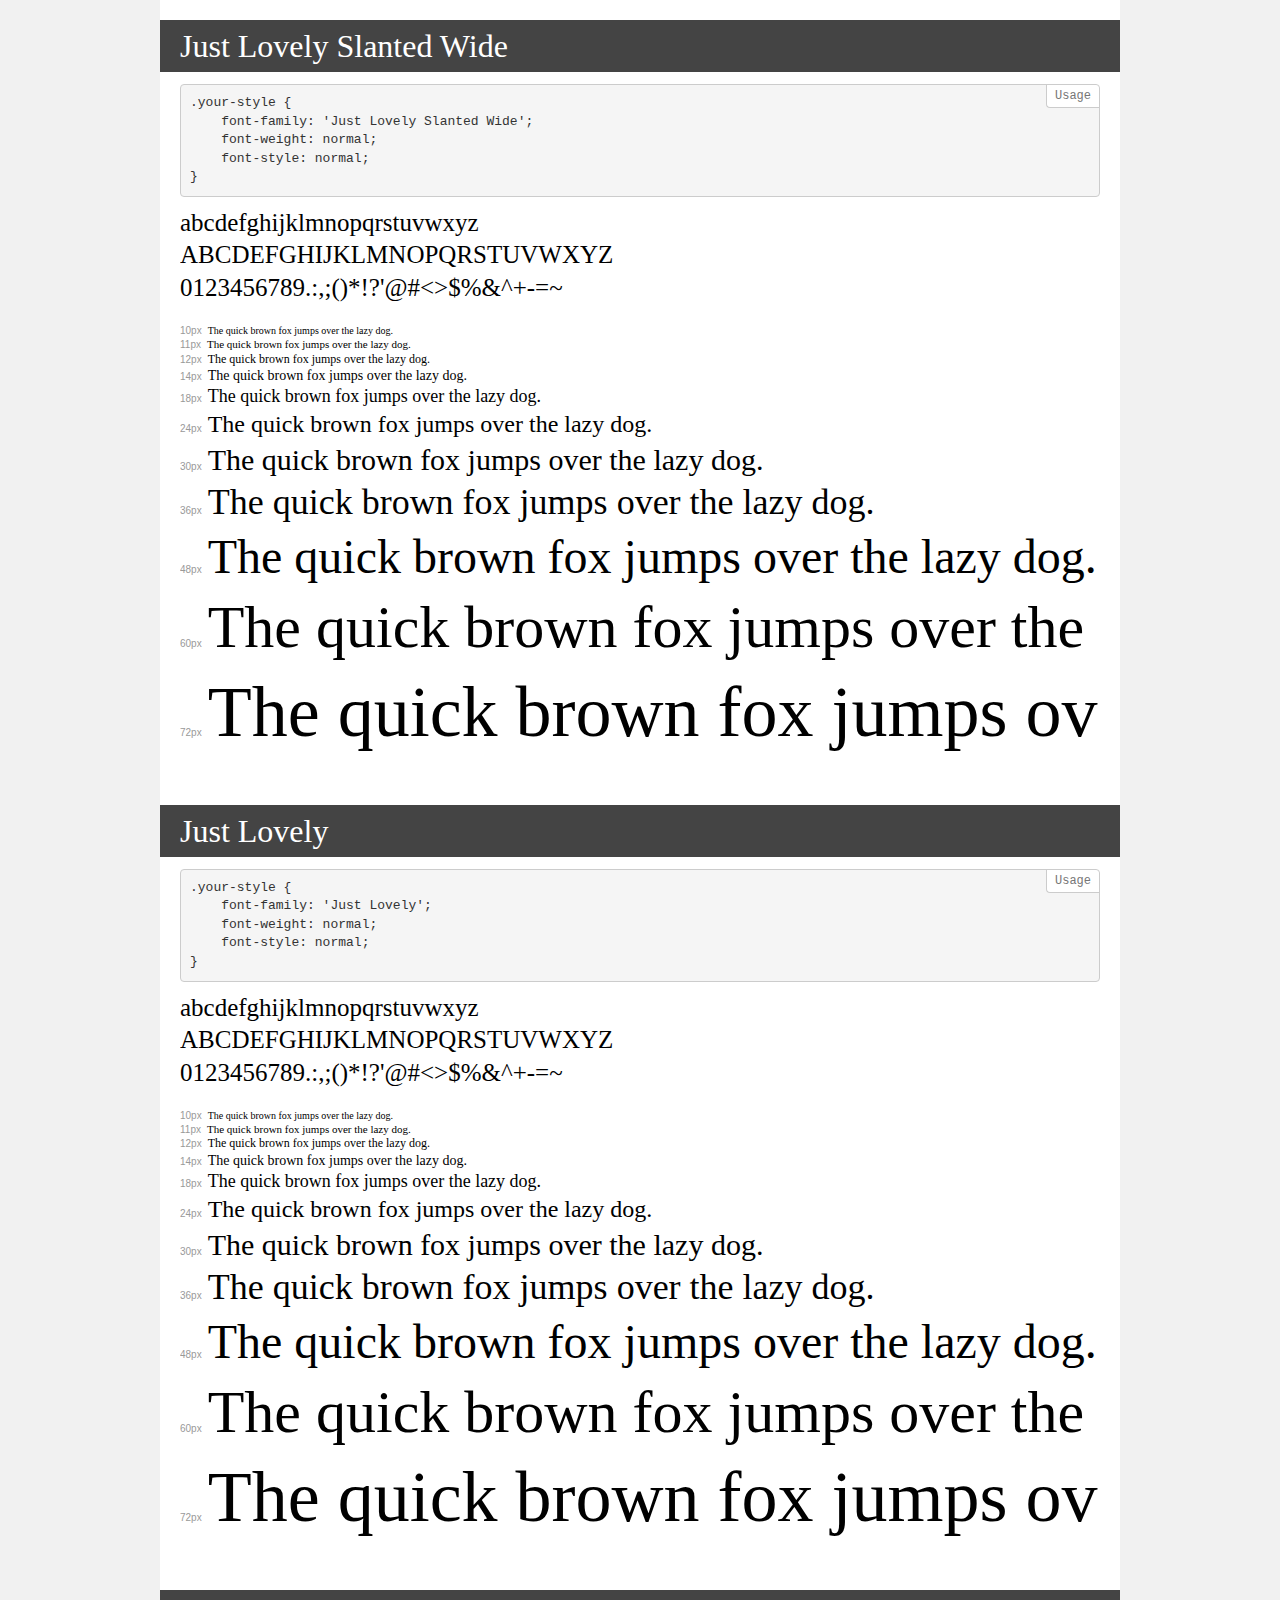
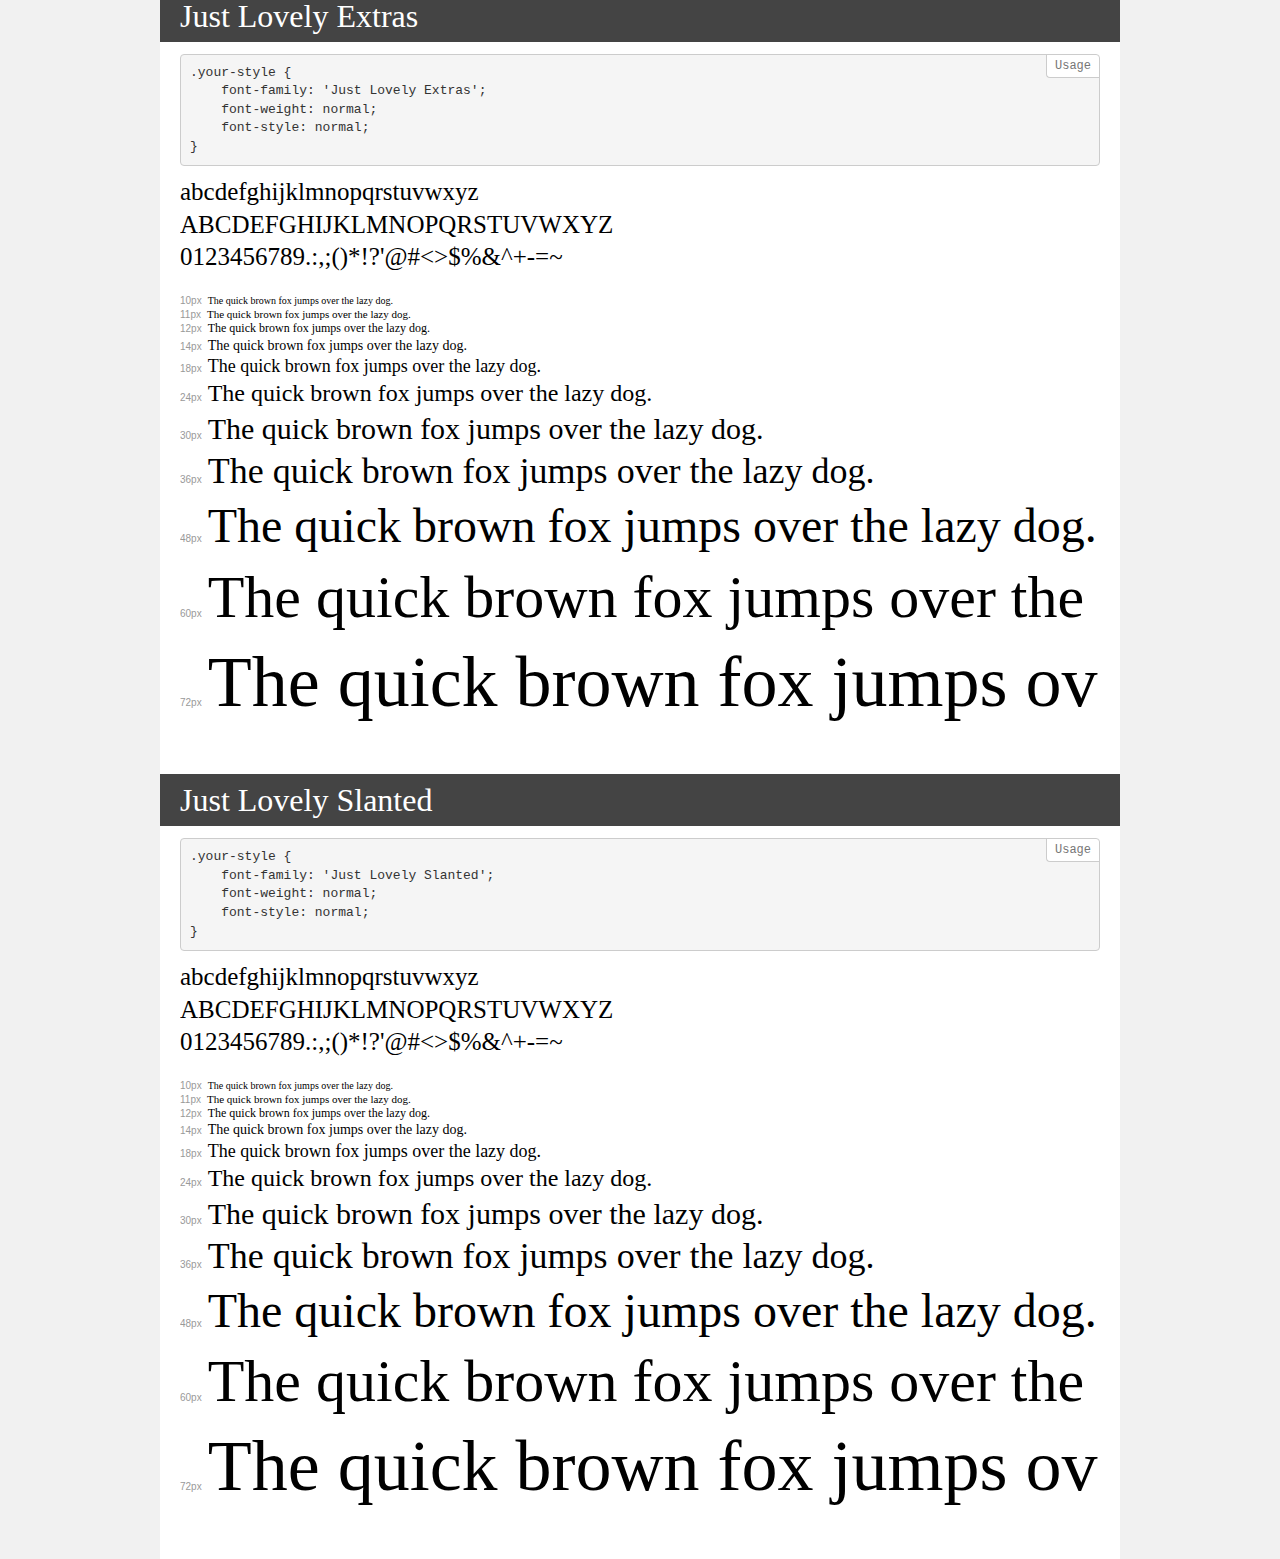
<file: fonts/demo copy.html>
<!DOCTYPE html>
<html>
<head>
    <meta charset="utf-8">
    <meta http-equiv="X-UA-Compatible" content="IE=edge">
    <meta name="viewport" content="width=device-width, initial-scale=1">
    <meta name="robots" content="noindex, noarchive">
    <title>Transfonter demo</title>
    <link href="stylesheet.css" rel="stylesheet">
    <style>
        /*
        http://meyerweb.com/eric/tools/css/reset/
        v2.0 | 20110126
        License: none (public domain)
        */
        html, body, div, span, applet, object, iframe,
        h1, h2, h3, h4, h5, h6, p, blockquote, pre,
        a, abbr, acronym, address, big, cite, code,
        del, dfn, em, img, ins, kbd, q, s, samp,
        small, strike, strong, sub, sup, tt, var,
        b, u, i, center,
        dl, dt, dd, ol, ul, li,
        fieldset, form, label, legend,
        table, caption, tbody, tfoot, thead, tr, th, td,
        article, aside, canvas, details, embed,
        figure, figcaption, footer, header, hgroup,
        menu, nav, output, ruby, section, summary,
        time, mark, audio, video {
            margin: 0;
            padding: 0;
            border: 0;
            font-size: 100%;
            font: inherit;
            vertical-align: baseline;
        }
        /* HTML5 display-role reset for older browsers */
        article, aside, details, figcaption, figure,
        footer, header, hgroup, menu, nav, section {
            display: block;
        }
        body {
            line-height: 1;
        }
        ol, ul {
            list-style: none;
        }
        blockquote, q {
            quotes: none;
        }
        blockquote:before, blockquote:after,
        q:before, q:after {
            content: '';
            content: none;
        }
        table {
            border-collapse: collapse;
            border-spacing: 0;
        }
        /* common styles */
        body {
            background: #f1f1f1;
            color: #000;
        }
        .page {
            background: #fff;
            width: 920px;
            margin: 0 auto;
            padding: 20px 20px 0 20px;
            overflow: hidden;
        }
        .font-container {
            overflow-x: auto;
            overflow-y: hidden;
            margin-bottom: 40px;
            line-height: 1.3;
            white-space: nowrap;
            padding-bottom: 5px;
        }
        h1 {
            position: relative;
            background: #444;
            font-size: 32px;
            color: #fff;
            padding: 10px 20px;
            margin: 0 -20px 12px -20px;
        }
        .letters {
            font-size: 25px;
            margin-bottom: 20px;
        }
        .s10:before {
            content: '10px';
        }
        .s11:before {
            content: '11px';
        }
        .s12:before {
            content: '12px';
        }
        .s14:before {
            content: '14px';
        }
        .s18:before {
            content: '18px';
        }
        .s24:before {
            content: '24px';
        }
        .s30:before {
            content: '30px';
        }
        .s36:before {
            content: '36px';
        }
        .s48:before {
            content: '48px';
        }
        .s60:before {
            content: '60px';
        }
        .s72:before {
            content: '72px';
        }
        .s10:before, .s11:before, .s12:before, .s14:before,
        .s18:before, .s24:before, .s30:before, .s36:before,
        .s48:before, .s60:before, .s72:before {
            font-family: Arial, sans-serif;
            font-size: 10px;
            font-weight: normal;
            font-style: normal;
            color: #999;
            padding-right: 6px;
        }
        pre {
            display: block;
            position: relative;
            padding: 9px;
            margin: 0 0 10px;
            font-family: Monaco, Menlo, Consolas, "Courier New", monospace !important;
            font-size: 13px;
            line-height: 1.428571429;
            color: #333;
            font-weight: normal !important;
            font-style: normal !important;
            background-color: #f5f5f5;
            border: 1px solid #ccc;
            overflow-x: auto;
            border-radius: 4px;
        }
        pre:after {
            display: block;
            position: absolute;
            right: 0;
            top: 0;
            content: 'Usage';
            line-height: 1;
            padding: 5px 8px;
            font-size: 12px;
            color: #767676;
            background-color: #fff;
            border: 1px solid #ccc;
            border-right: none;
            border-top: none;
            border-radius: 0 4px 0 4px;
            z-index: 10;
        }
        /* responsive */
        @media (max-width: 959px) {
            .page {
                width: auto;
                margin: 0;
            }
        }
    </style>
</head>
<body>
<div class="page">
    <div class="demo" style="font-family: 'Just Lovely Slanted Wide'; font-weight: normal; font-style: normal;">
        <h1>Just Lovely Slanted Wide</h1>
        <pre>.your-style {
    font-family: 'Just Lovely Slanted Wide';
    font-weight: normal;
    font-style: normal;
}</pre>
        <div class="font-container">
            <p class="letters">
                abcdefghijklmnopqrstuvwxyz<br>
ABCDEFGHIJKLMNOPQRSTUVWXYZ<br>
                0123456789.:,;()*!?'@#<>$%&^+-=~
            </p>
            <p class="s10" style="font-size: 10px;">The quick brown fox jumps over the lazy dog.</p>
            <p class="s11" style="font-size: 11px;">The quick brown fox jumps over the lazy dog.</p>
            <p class="s12" style="font-size: 12px;">The quick brown fox jumps over the lazy dog.</p>
            <p class="s14" style="font-size: 14px;">The quick brown fox jumps over the lazy dog.</p>
            <p class="s18" style="font-size: 18px;">The quick brown fox jumps over the lazy dog.</p>
            <p class="s24" style="font-size: 24px;">The quick brown fox jumps over the lazy dog.</p>
            <p class="s30" style="font-size: 30px;">The quick brown fox jumps over the lazy dog.</p>
            <p class="s36" style="font-size: 36px;">The quick brown fox jumps over the lazy dog.</p>
            <p class="s48" style="font-size: 48px;">The quick brown fox jumps over the lazy dog.</p>
            <p class="s60" style="font-size: 60px;">The quick brown fox jumps over the lazy dog.</p>
            <p class="s72" style="font-size: 72px;">The quick brown fox jumps over the lazy dog.</p>
        </div>
    </div>
    <div class="demo" style="font-family: 'Just Lovely'; font-weight: normal; font-style: normal;">
        <h1>Just Lovely</h1>
        <pre>.your-style {
    font-family: 'Just Lovely';
    font-weight: normal;
    font-style: normal;
}</pre>
        <div class="font-container">
            <p class="letters">
                abcdefghijklmnopqrstuvwxyz<br>
ABCDEFGHIJKLMNOPQRSTUVWXYZ<br>
                0123456789.:,;()*!?'@#<>$%&^+-=~
            </p>
            <p class="s10" style="font-size: 10px;">The quick brown fox jumps over the lazy dog.</p>
            <p class="s11" style="font-size: 11px;">The quick brown fox jumps over the lazy dog.</p>
            <p class="s12" style="font-size: 12px;">The quick brown fox jumps over the lazy dog.</p>
            <p class="s14" style="font-size: 14px;">The quick brown fox jumps over the lazy dog.</p>
            <p class="s18" style="font-size: 18px;">The quick brown fox jumps over the lazy dog.</p>
            <p class="s24" style="font-size: 24px;">The quick brown fox jumps over the lazy dog.</p>
            <p class="s30" style="font-size: 30px;">The quick brown fox jumps over the lazy dog.</p>
            <p class="s36" style="font-size: 36px;">The quick brown fox jumps over the lazy dog.</p>
            <p class="s48" style="font-size: 48px;">The quick brown fox jumps over the lazy dog.</p>
            <p class="s60" style="font-size: 60px;">The quick brown fox jumps over the lazy dog.</p>
            <p class="s72" style="font-size: 72px;">The quick brown fox jumps over the lazy dog.</p>
        </div>
    </div>
    <div class="demo" style="font-family: 'Just Lovely Extras'; font-weight: normal; font-style: normal;">
        <h1>Just Lovely Extras</h1>
        <pre>.your-style {
    font-family: 'Just Lovely Extras';
    font-weight: normal;
    font-style: normal;
}</pre>
        <div class="font-container">
            <p class="letters">
                abcdefghijklmnopqrstuvwxyz<br>
ABCDEFGHIJKLMNOPQRSTUVWXYZ<br>
                0123456789.:,;()*!?'@#<>$%&^+-=~
            </p>
            <p class="s10" style="font-size: 10px;">The quick brown fox jumps over the lazy dog.</p>
            <p class="s11" style="font-size: 11px;">The quick brown fox jumps over the lazy dog.</p>
            <p class="s12" style="font-size: 12px;">The quick brown fox jumps over the lazy dog.</p>
            <p class="s14" style="font-size: 14px;">The quick brown fox jumps over the lazy dog.</p>
            <p class="s18" style="font-size: 18px;">The quick brown fox jumps over the lazy dog.</p>
            <p class="s24" style="font-size: 24px;">The quick brown fox jumps over the lazy dog.</p>
            <p class="s30" style="font-size: 30px;">The quick brown fox jumps over the lazy dog.</p>
            <p class="s36" style="font-size: 36px;">The quick brown fox jumps over the lazy dog.</p>
            <p class="s48" style="font-size: 48px;">The quick brown fox jumps over the lazy dog.</p>
            <p class="s60" style="font-size: 60px;">The quick brown fox jumps over the lazy dog.</p>
            <p class="s72" style="font-size: 72px;">The quick brown fox jumps over the lazy dog.</p>
        </div>
    </div>
    <div class="demo" style="font-family: 'Just Lovely Slanted'; font-weight: normal; font-style: normal;">
        <h1>Just Lovely Slanted</h1>
        <pre>.your-style {
    font-family: 'Just Lovely Slanted';
    font-weight: normal;
    font-style: normal;
}</pre>
        <div class="font-container">
            <p class="letters">
                abcdefghijklmnopqrstuvwxyz<br>
ABCDEFGHIJKLMNOPQRSTUVWXYZ<br>
                0123456789.:,;()*!?'@#<>$%&^+-=~
            </p>
            <p class="s10" style="font-size: 10px;">The quick brown fox jumps over the lazy dog.</p>
            <p class="s11" style="font-size: 11px;">The quick brown fox jumps over the lazy dog.</p>
            <p class="s12" style="font-size: 12px;">The quick brown fox jumps over the lazy dog.</p>
            <p class="s14" style="font-size: 14px;">The quick brown fox jumps over the lazy dog.</p>
            <p class="s18" style="font-size: 18px;">The quick brown fox jumps over the lazy dog.</p>
            <p class="s24" style="font-size: 24px;">The quick brown fox jumps over the lazy dog.</p>
            <p class="s30" style="font-size: 30px;">The quick brown fox jumps over the lazy dog.</p>
            <p class="s36" style="font-size: 36px;">The quick brown fox jumps over the lazy dog.</p>
            <p class="s48" style="font-size: 48px;">The quick brown fox jumps over the lazy dog.</p>
            <p class="s60" style="font-size: 60px;">The quick brown fox jumps over the lazy dog.</p>
            <p class="s72" style="font-size: 72px;">The quick brown fox jumps over the lazy dog.</p>
        </div>
    </div>
</div>
</body>
</html>
</file>
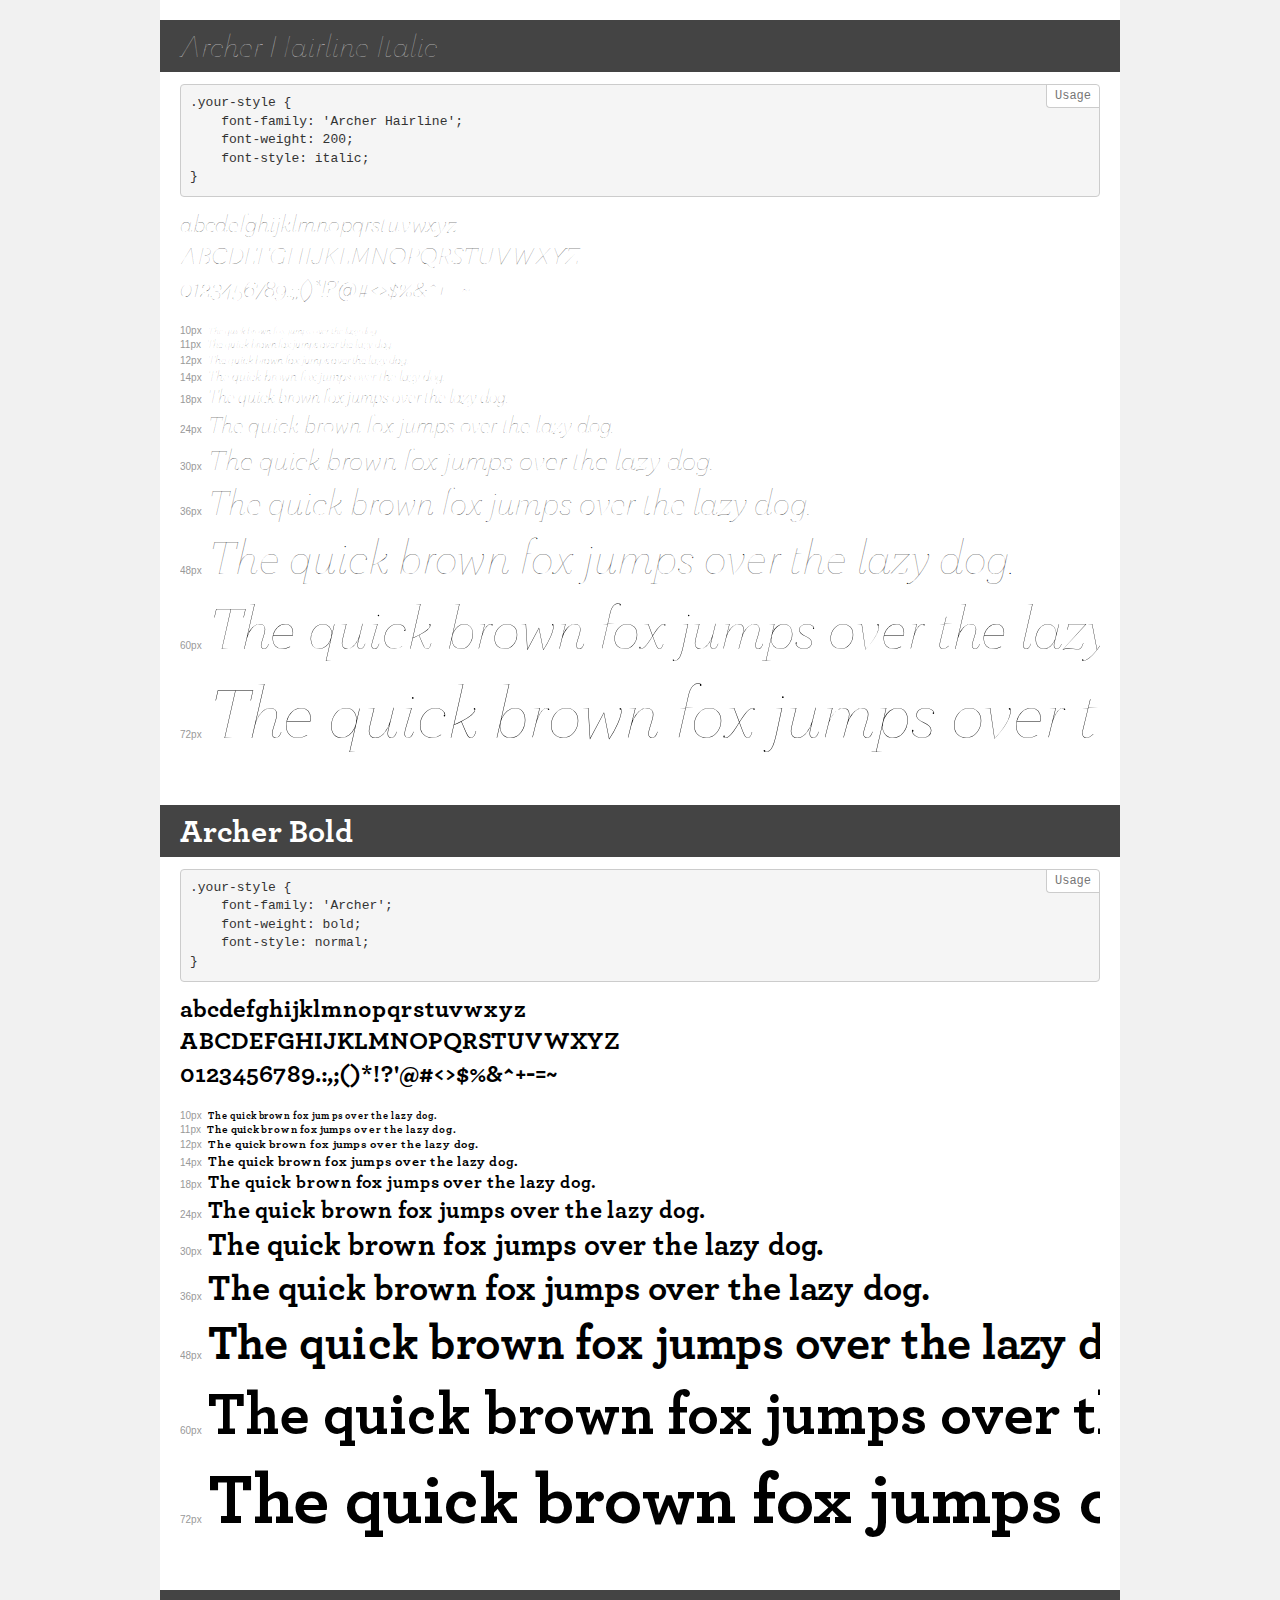
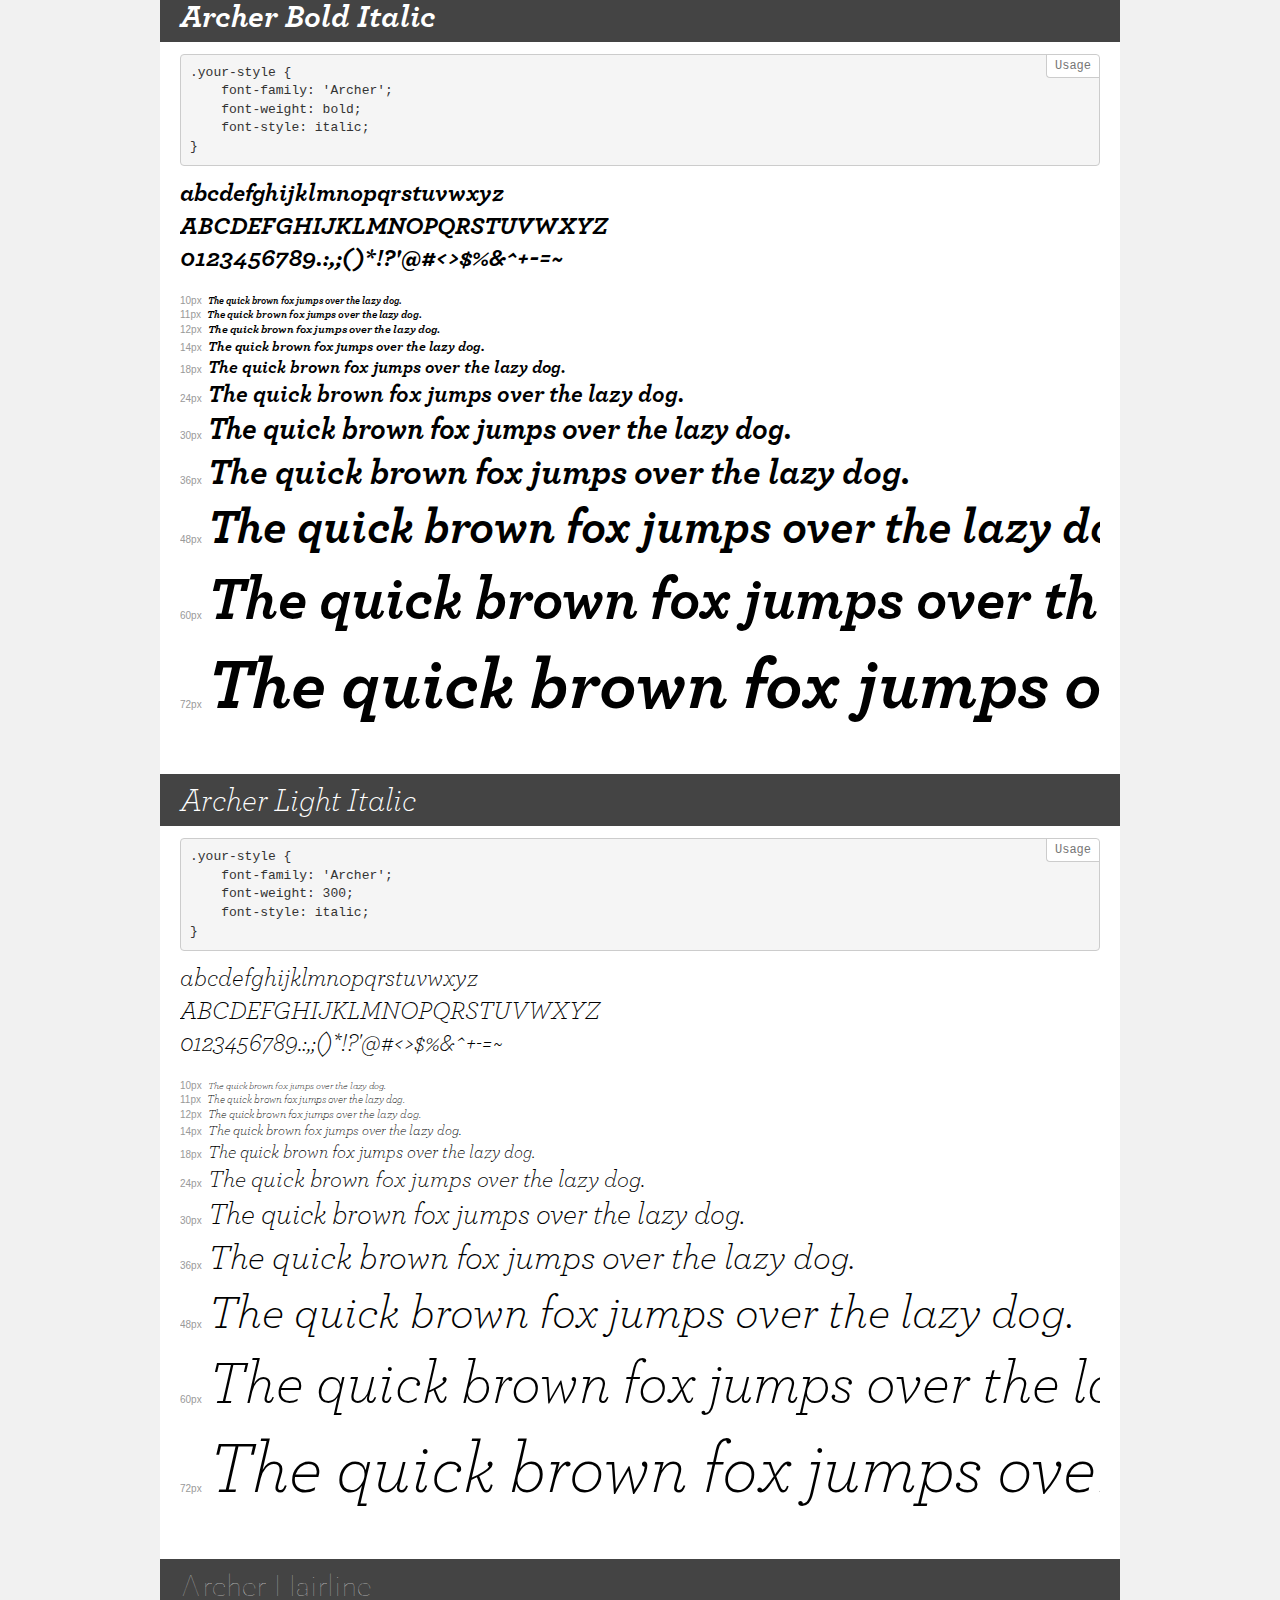
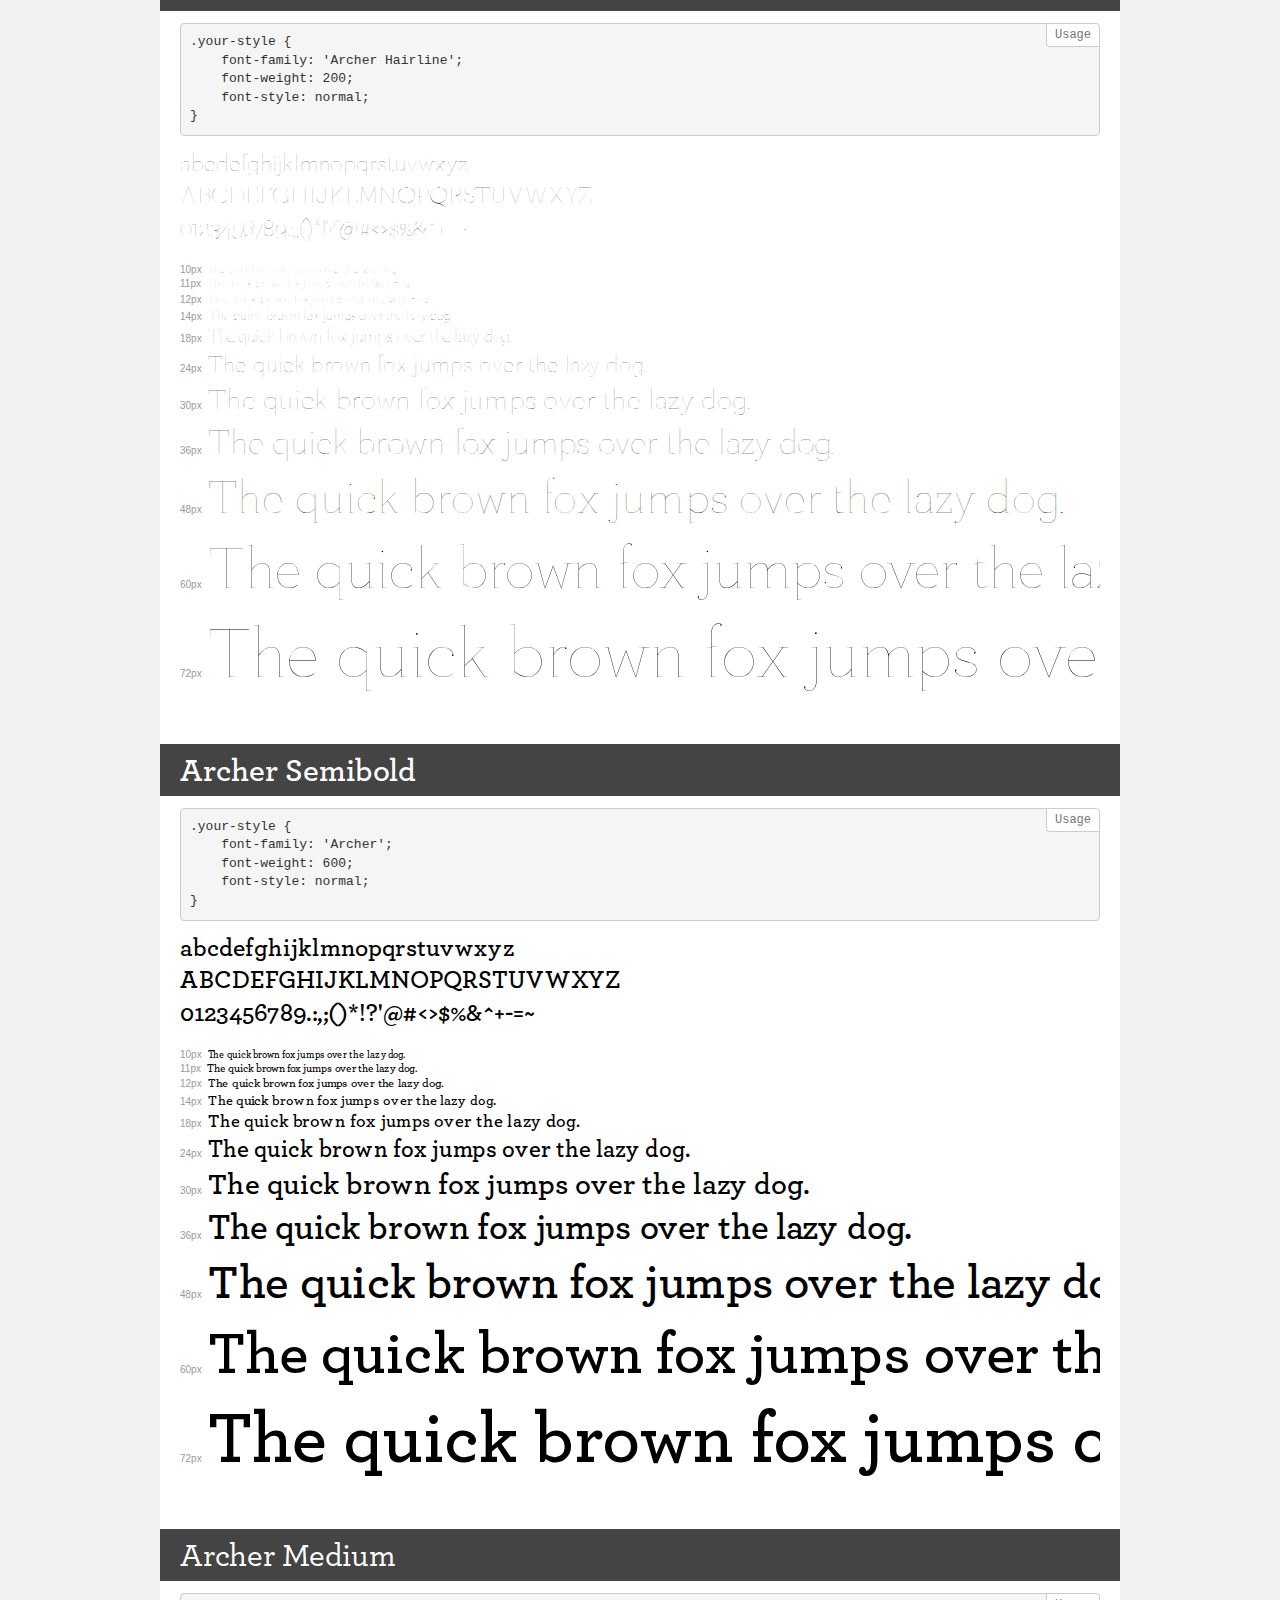
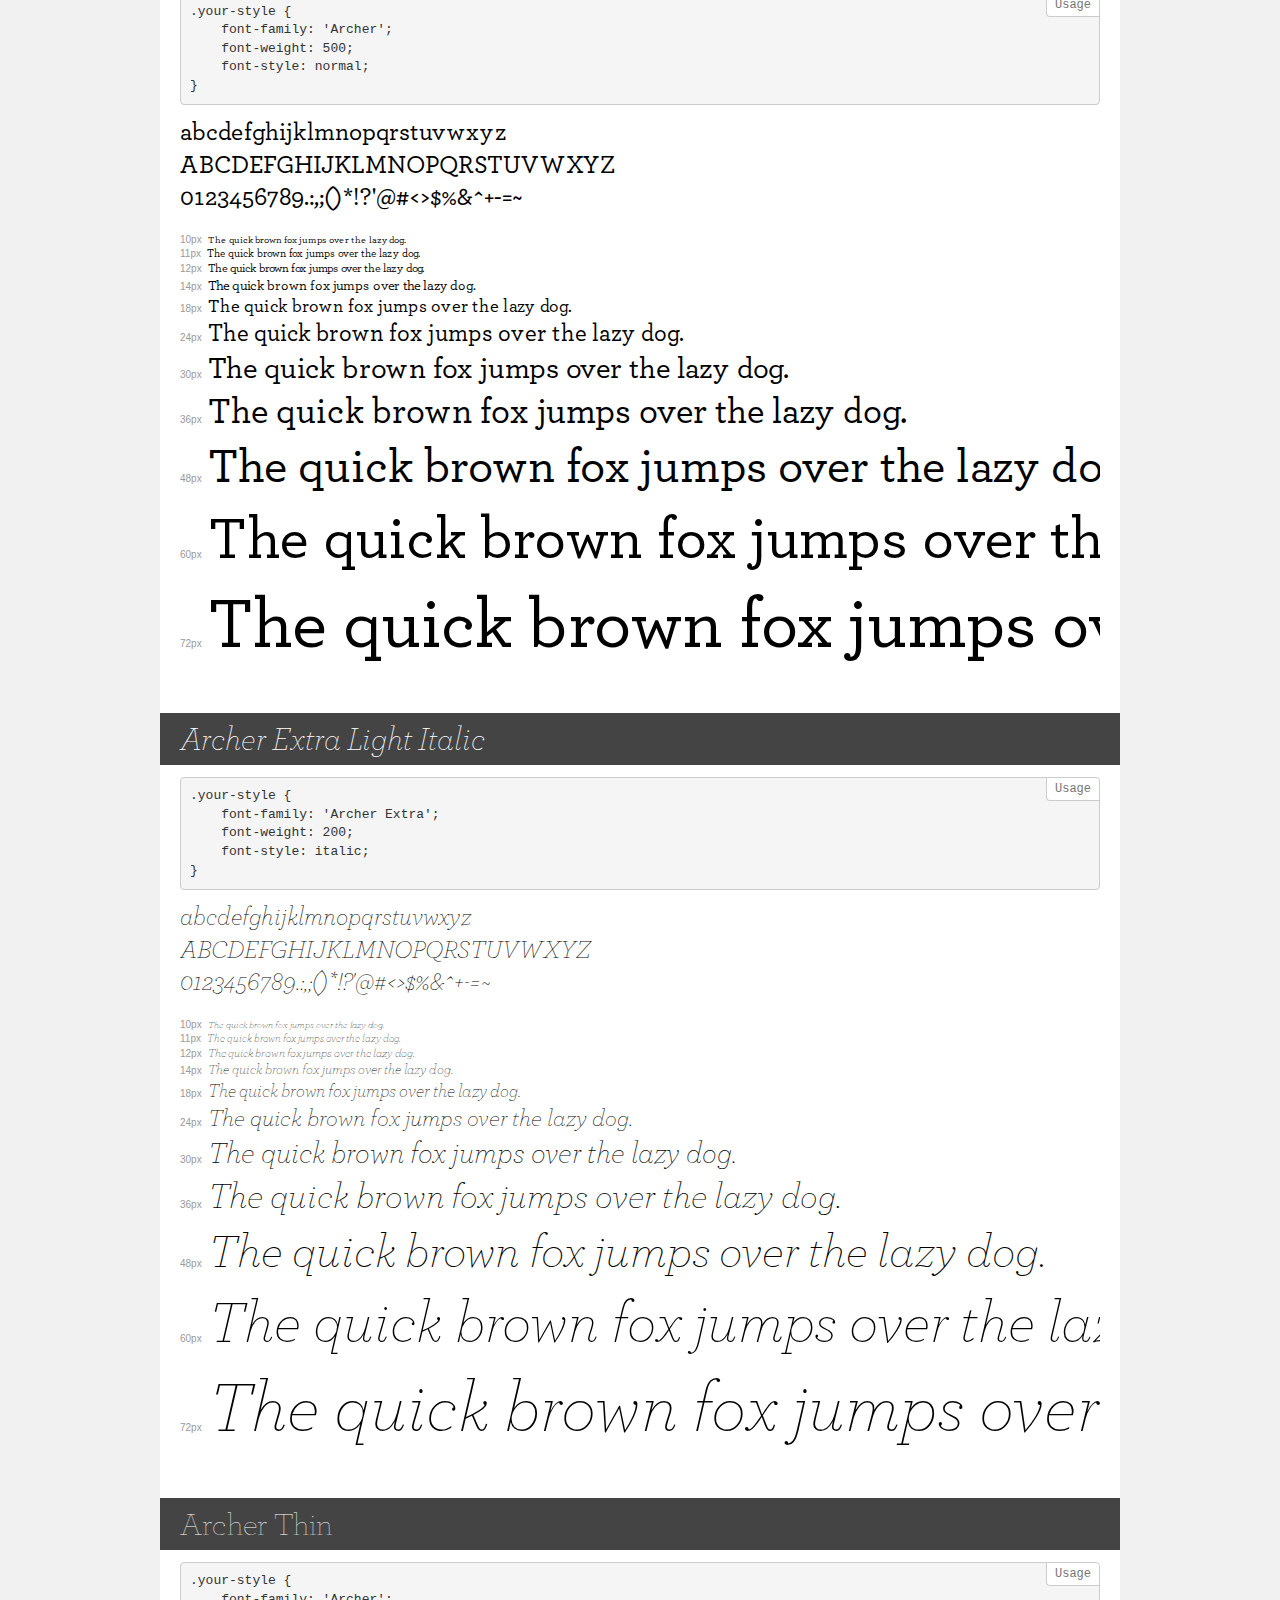
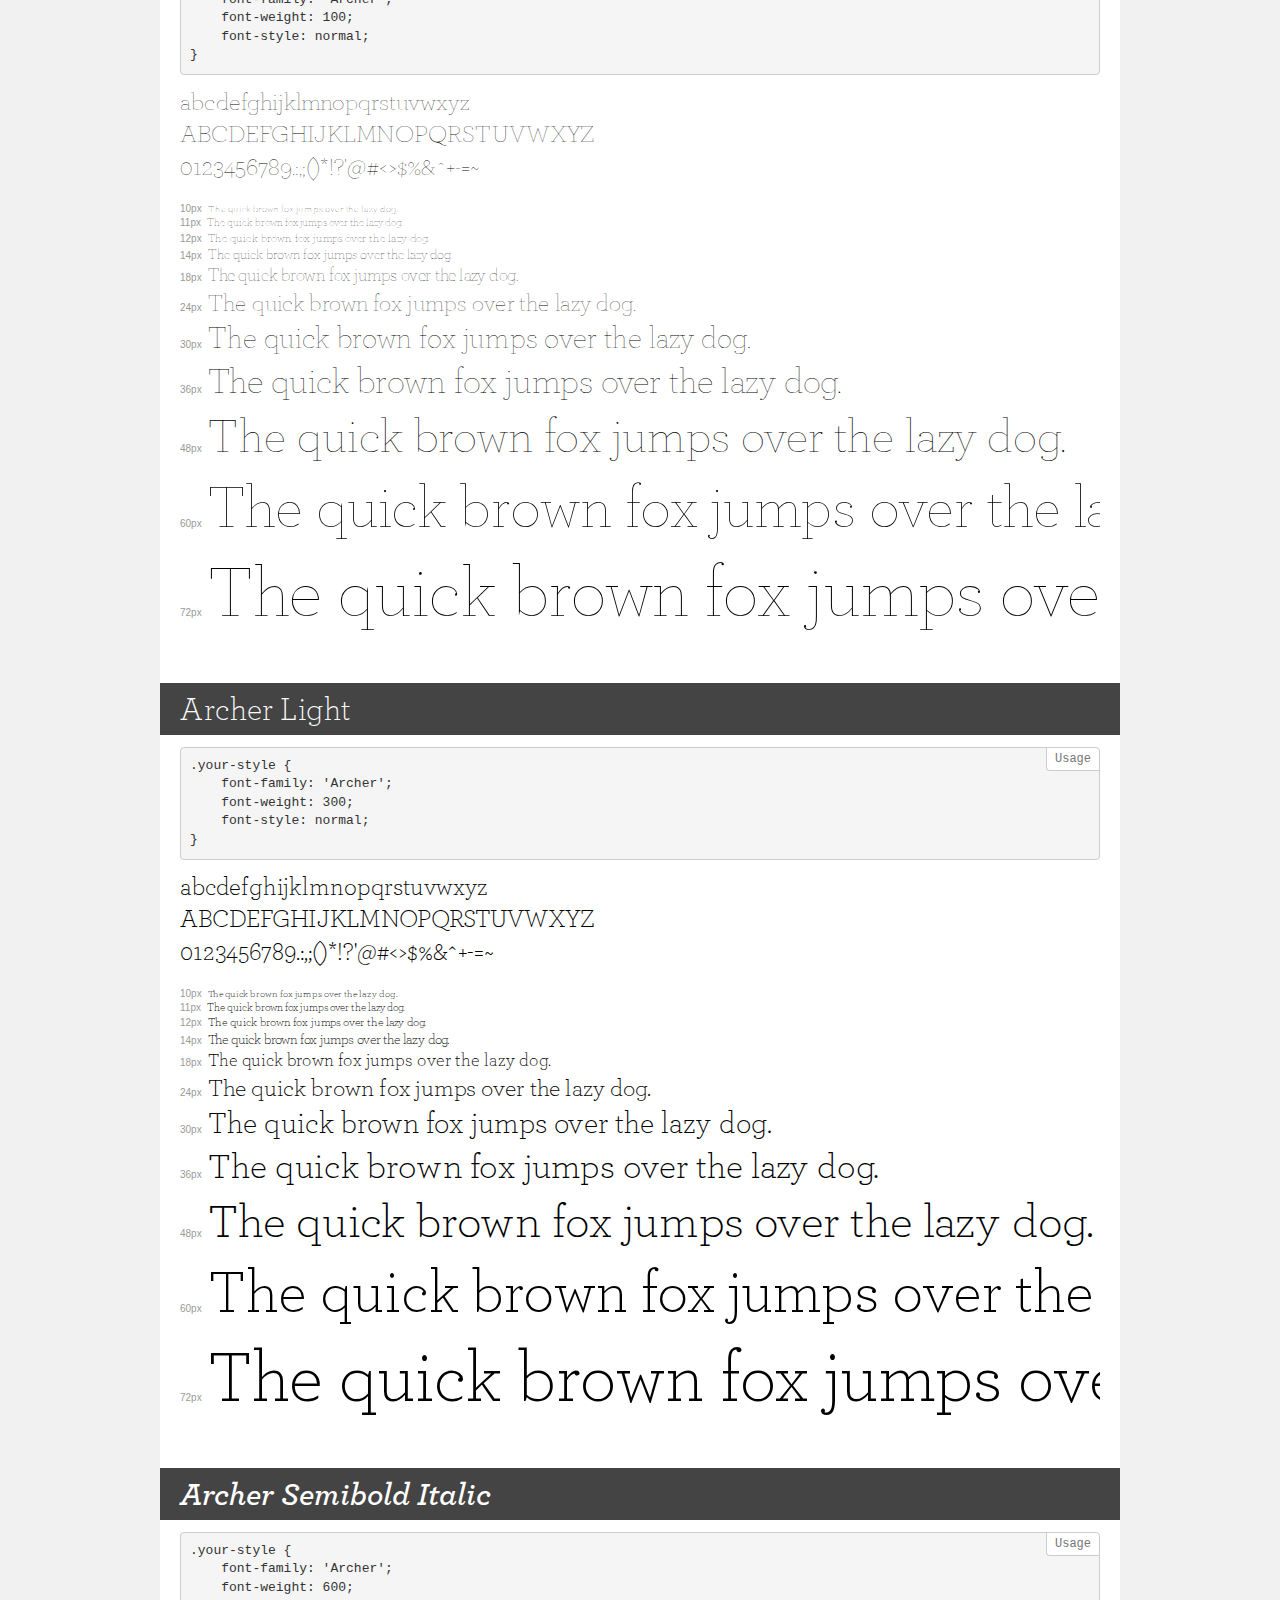
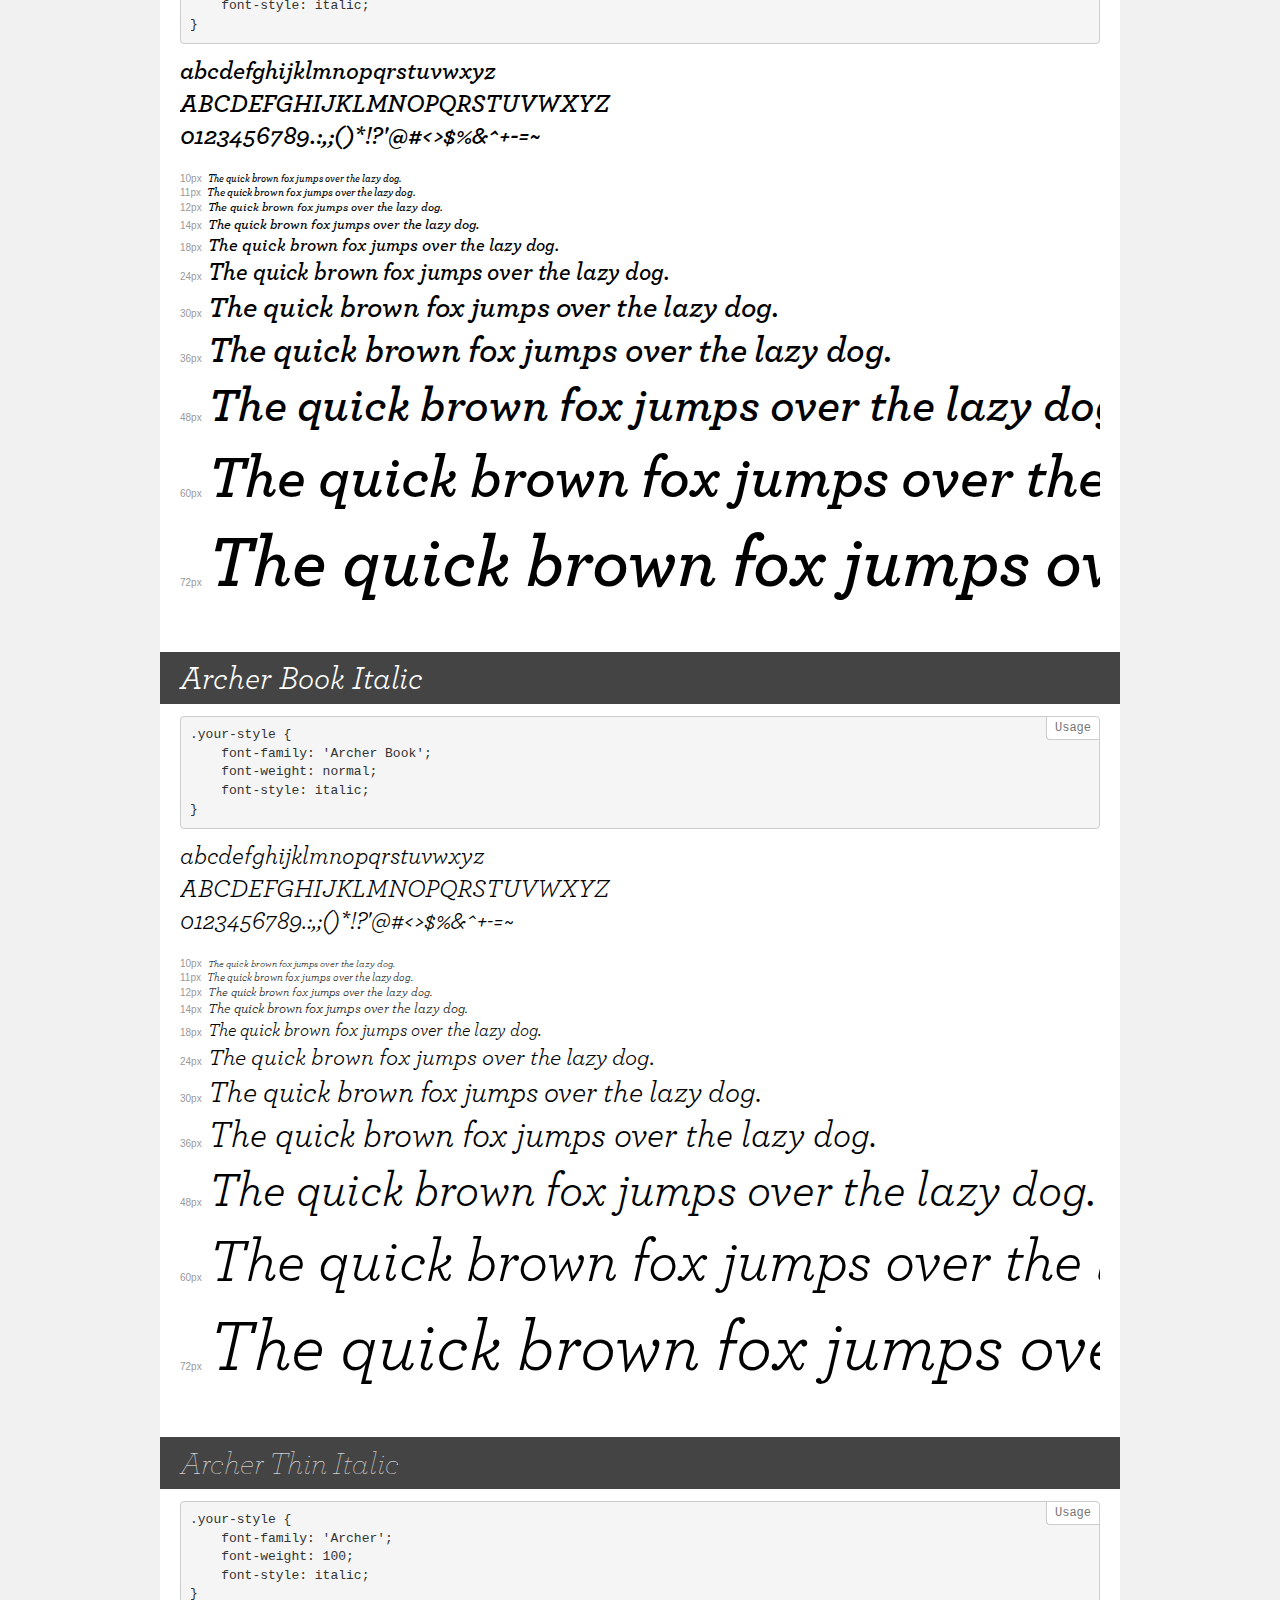
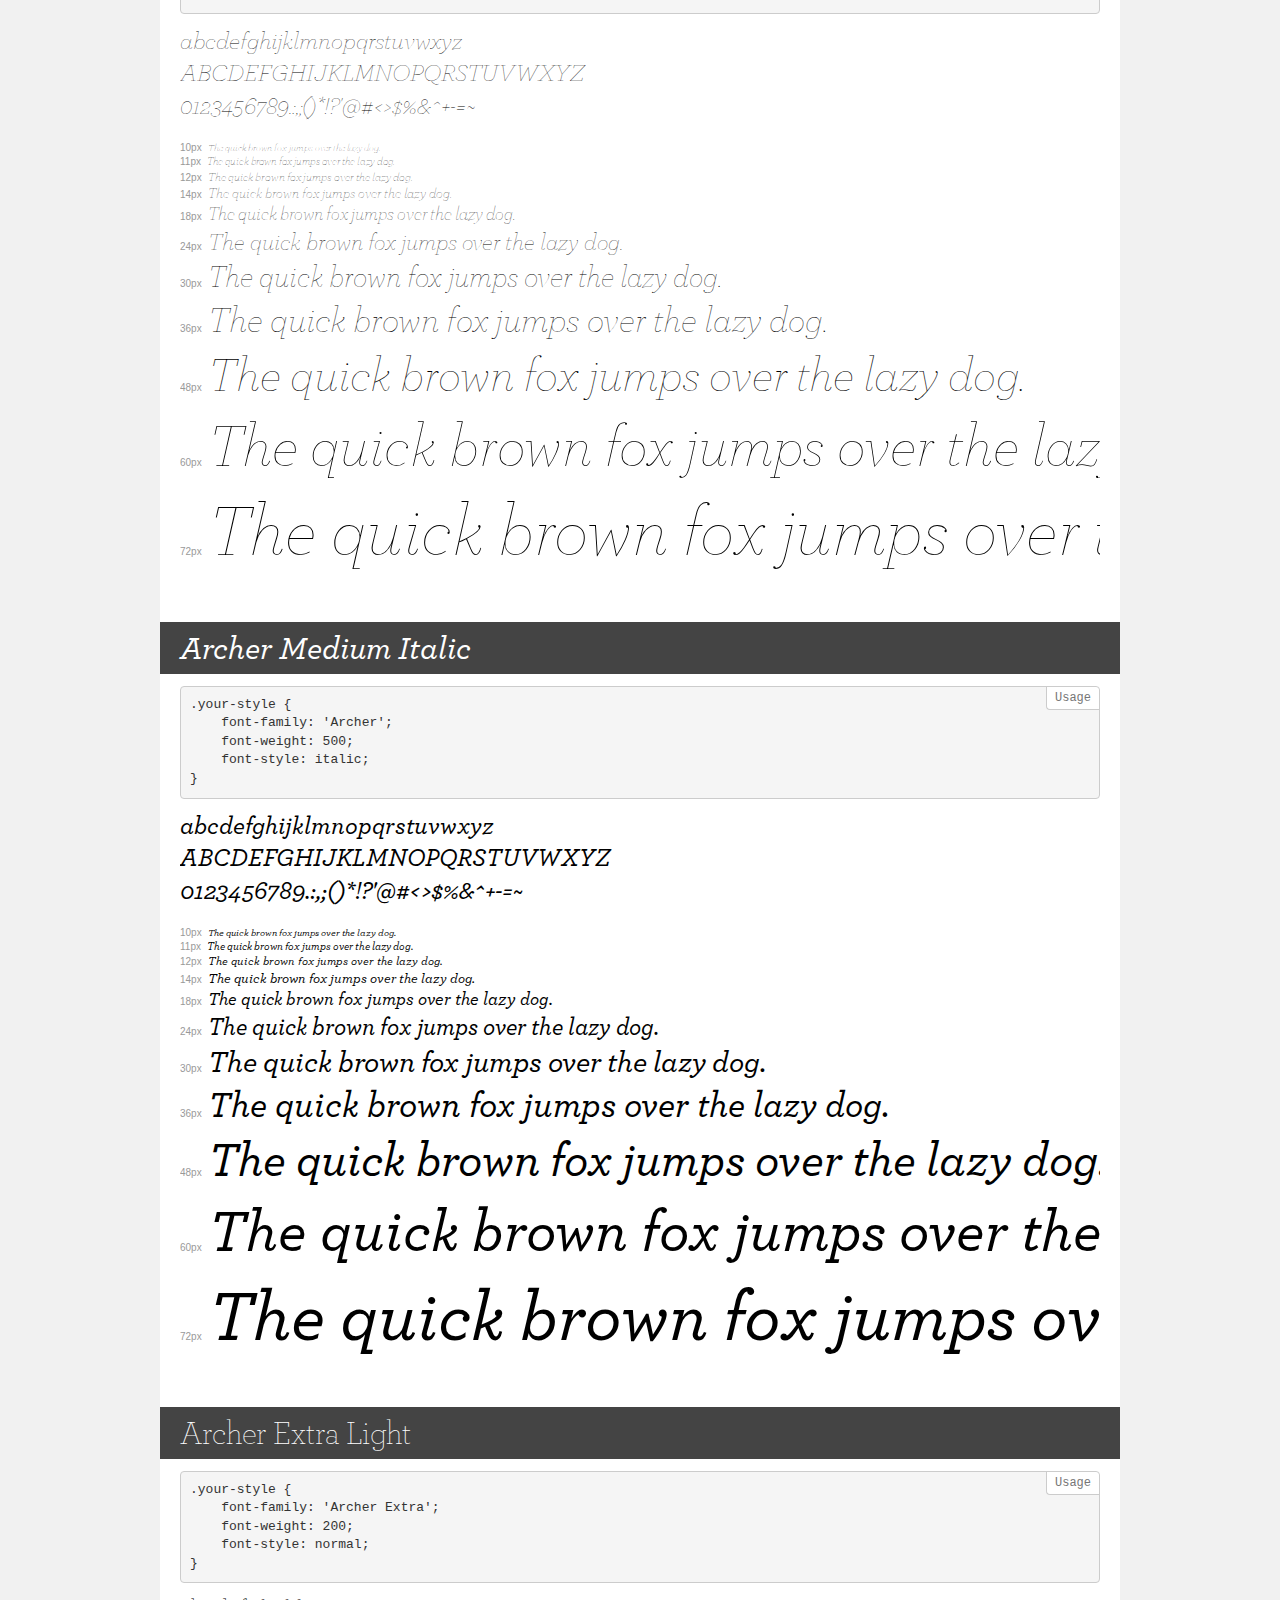
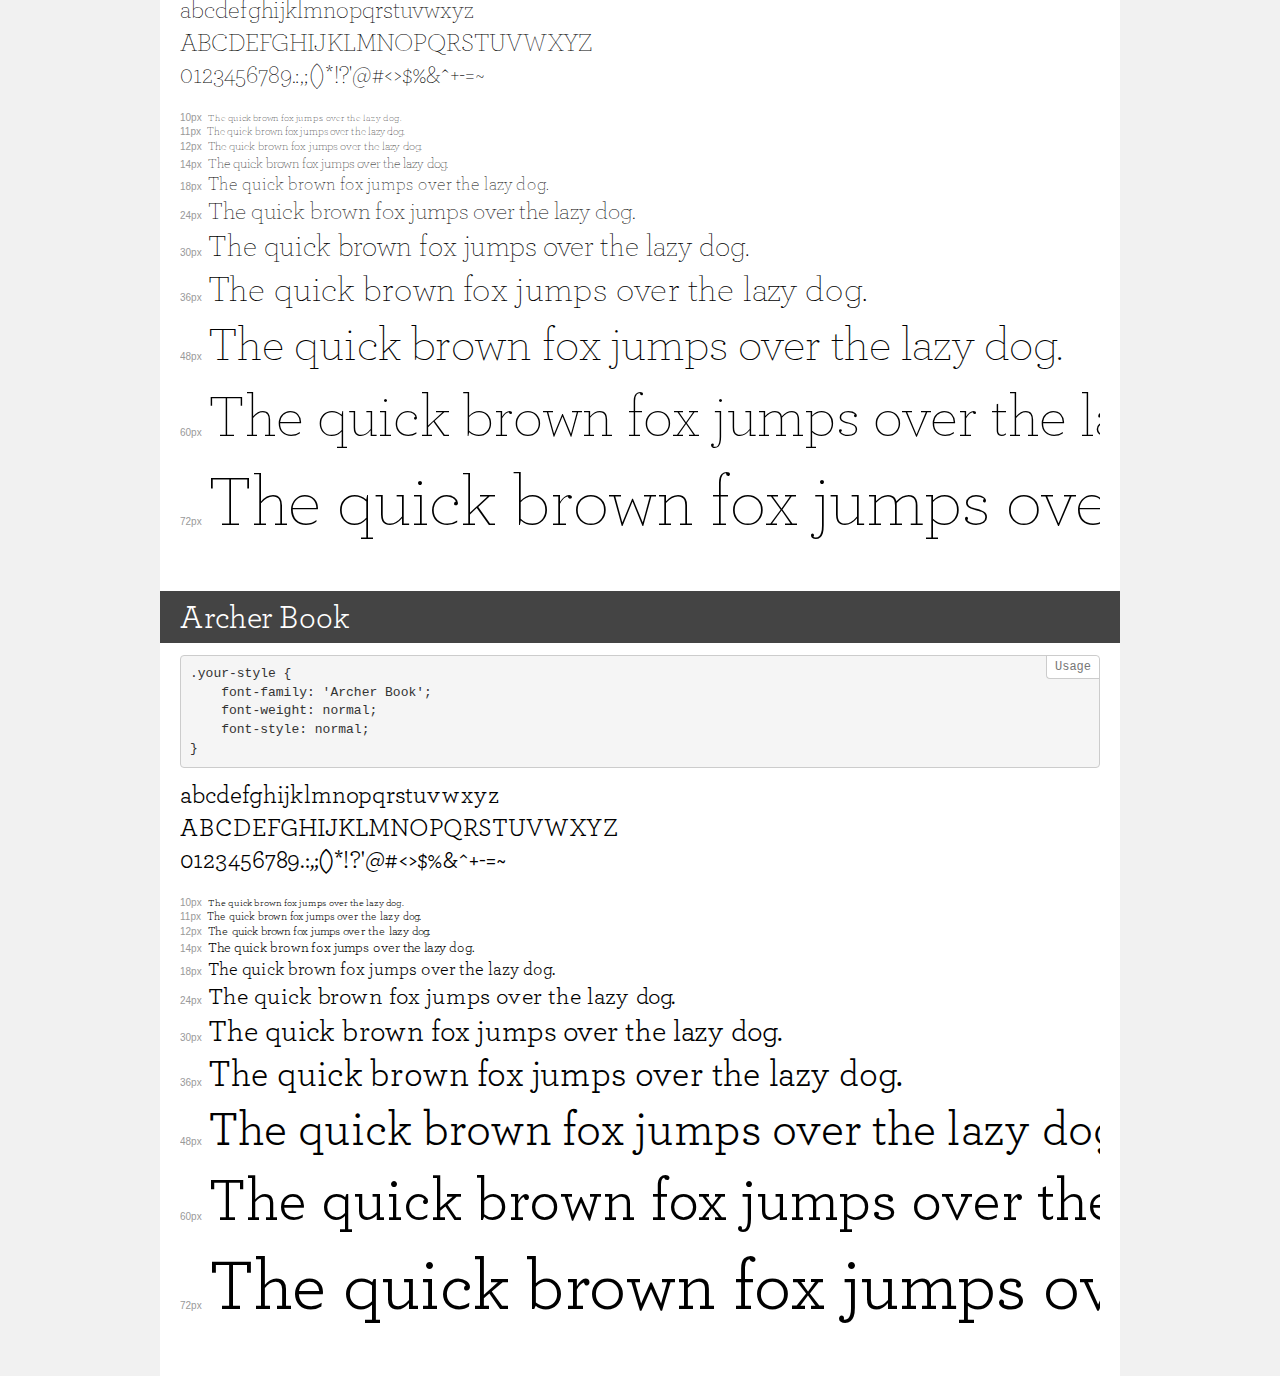
<file: fonts/demo.html>
<!DOCTYPE html>
<html>
<head>
    <meta charset="utf-8">
    <meta http-equiv="X-UA-Compatible" content="IE=edge">
    <meta name="viewport" content="width=device-width, initial-scale=1">
    <meta name="robots" content="noindex, noarchive">
    <title>Transfonter demo</title>
    <link href="stylesheet.css" rel="stylesheet">
    <style>
        /*
        http://meyerweb.com/eric/tools/css/reset/
        v2.0 | 20110126
        License: none (public domain)
        */
        html, body, div, span, applet, object, iframe,
        h1, h2, h3, h4, h5, h6, p, blockquote, pre,
        a, abbr, acronym, address, big, cite, code,
        del, dfn, em, img, ins, kbd, q, s, samp,
        small, strike, strong, sub, sup, tt, var,
        b, u, i, center,
        dl, dt, dd, ol, ul, li,
        fieldset, form, label, legend,
        table, caption, tbody, tfoot, thead, tr, th, td,
        article, aside, canvas, details, embed,
        figure, figcaption, footer, header, hgroup,
        menu, nav, output, ruby, section, summary,
        time, mark, audio, video {
            margin: 0;
            padding: 0;
            border: 0;
            font-size: 100%;
            font: inherit;
            vertical-align: baseline;
        }
        /* HTML5 display-role reset for older browsers */
        article, aside, details, figcaption, figure,
        footer, header, hgroup, menu, nav, section {
            display: block;
        }
        body {
            line-height: 1;
        }
        ol, ul {
            list-style: none;
        }
        blockquote, q {
            quotes: none;
        }
        blockquote:before, blockquote:after,
        q:before, q:after {
            content: '';
            content: none;
        }
        table {
            border-collapse: collapse;
            border-spacing: 0;
        }
        /* common styles */
        body {
            background: #f1f1f1;
            color: #000;
        }
        .page {
            background: #fff;
            width: 920px;
            margin: 0 auto;
            padding: 20px 20px 0 20px;
            overflow: hidden;
        }
        .font-container {
            overflow-x: auto;
            overflow-y: hidden;
            margin-bottom: 40px;
            line-height: 1.3;
            white-space: nowrap;
            padding-bottom: 5px;
        }
        h1 {
            position: relative;
            background: #444;
            font-size: 32px;
            color: #fff;
            padding: 10px 20px;
            margin: 0 -20px 12px -20px;
        }
        .letters {
            font-size: 25px;
            margin-bottom: 20px;
        }
        .s10:before {
            content: '10px';
        }
        .s11:before {
            content: '11px';
        }
        .s12:before {
            content: '12px';
        }
        .s14:before {
            content: '14px';
        }
        .s18:before {
            content: '18px';
        }
        .s24:before {
            content: '24px';
        }
        .s30:before {
            content: '30px';
        }
        .s36:before {
            content: '36px';
        }
        .s48:before {
            content: '48px';
        }
        .s60:before {
            content: '60px';
        }
        .s72:before {
            content: '72px';
        }
        .s10:before, .s11:before, .s12:before, .s14:before,
        .s18:before, .s24:before, .s30:before, .s36:before,
        .s48:before, .s60:before, .s72:before {
            font-family: Arial, sans-serif;
            font-size: 10px;
            font-weight: normal;
            font-style: normal;
            color: #999;
            padding-right: 6px;
        }
        pre {
            display: block;
            position: relative;
            padding: 9px;
            margin: 0 0 10px;
            font-family: Monaco, Menlo, Consolas, "Courier New", monospace !important;
            font-size: 13px;
            line-height: 1.428571429;
            color: #333;
            font-weight: normal !important;
            font-style: normal !important;
            background-color: #f5f5f5;
            border: 1px solid #ccc;
            overflow-x: auto;
            border-radius: 4px;
        }
        pre:after {
            display: block;
            position: absolute;
            right: 0;
            top: 0;
            content: 'Usage';
            line-height: 1;
            padding: 5px 8px;
            font-size: 12px;
            color: #767676;
            background-color: #fff;
            border: 1px solid #ccc;
            border-right: none;
            border-top: none;
            border-radius: 0 4px 0 4px;
            z-index: 10;
        }
        /* responsive */
        @media (max-width: 959px) {
            .page {
                width: auto;
                margin: 0;
            }
        }
    </style>
</head>
<body>
<div class="page">
    <div class="demo" style="font-family: 'Archer Hairline'; font-weight: 200; font-style: italic;">
        <h1>Archer Hairline Italic</h1>
        <pre>.your-style {
    font-family: 'Archer Hairline';
    font-weight: 200;
    font-style: italic;
}</pre>
        <div class="font-container">
            <p class="letters">
                abcdefghijklmnopqrstuvwxyz<br>
ABCDEFGHIJKLMNOPQRSTUVWXYZ<br>
                0123456789.:,;()*!?'@#<>$%&^+-=~
            </p>
            <p class="s10" style="font-size: 10px;">The quick brown fox jumps over the lazy dog.</p>
            <p class="s11" style="font-size: 11px;">The quick brown fox jumps over the lazy dog.</p>
            <p class="s12" style="font-size: 12px;">The quick brown fox jumps over the lazy dog.</p>
            <p class="s14" style="font-size: 14px;">The quick brown fox jumps over the lazy dog.</p>
            <p class="s18" style="font-size: 18px;">The quick brown fox jumps over the lazy dog.</p>
            <p class="s24" style="font-size: 24px;">The quick brown fox jumps over the lazy dog.</p>
            <p class="s30" style="font-size: 30px;">The quick brown fox jumps over the lazy dog.</p>
            <p class="s36" style="font-size: 36px;">The quick brown fox jumps over the lazy dog.</p>
            <p class="s48" style="font-size: 48px;">The quick brown fox jumps over the lazy dog.</p>
            <p class="s60" style="font-size: 60px;">The quick brown fox jumps over the lazy dog.</p>
            <p class="s72" style="font-size: 72px;">The quick brown fox jumps over the lazy dog.</p>
        </div>
    </div>
    <div class="demo" style="font-family: 'Archer'; font-weight: bold; font-style: normal;">
        <h1>Archer Bold</h1>
        <pre>.your-style {
    font-family: 'Archer';
    font-weight: bold;
    font-style: normal;
}</pre>
        <div class="font-container">
            <p class="letters">
                abcdefghijklmnopqrstuvwxyz<br>
ABCDEFGHIJKLMNOPQRSTUVWXYZ<br>
                0123456789.:,;()*!?'@#<>$%&^+-=~
            </p>
            <p class="s10" style="font-size: 10px;">The quick brown fox jumps over the lazy dog.</p>
            <p class="s11" style="font-size: 11px;">The quick brown fox jumps over the lazy dog.</p>
            <p class="s12" style="font-size: 12px;">The quick brown fox jumps over the lazy dog.</p>
            <p class="s14" style="font-size: 14px;">The quick brown fox jumps over the lazy dog.</p>
            <p class="s18" style="font-size: 18px;">The quick brown fox jumps over the lazy dog.</p>
            <p class="s24" style="font-size: 24px;">The quick brown fox jumps over the lazy dog.</p>
            <p class="s30" style="font-size: 30px;">The quick brown fox jumps over the lazy dog.</p>
            <p class="s36" style="font-size: 36px;">The quick brown fox jumps over the lazy dog.</p>
            <p class="s48" style="font-size: 48px;">The quick brown fox jumps over the lazy dog.</p>
            <p class="s60" style="font-size: 60px;">The quick brown fox jumps over the lazy dog.</p>
            <p class="s72" style="font-size: 72px;">The quick brown fox jumps over the lazy dog.</p>
        </div>
    </div>
    <div class="demo" style="font-family: 'Archer'; font-weight: bold; font-style: italic;">
        <h1>Archer Bold Italic</h1>
        <pre>.your-style {
    font-family: 'Archer';
    font-weight: bold;
    font-style: italic;
}</pre>
        <div class="font-container">
            <p class="letters">
                abcdefghijklmnopqrstuvwxyz<br>
ABCDEFGHIJKLMNOPQRSTUVWXYZ<br>
                0123456789.:,;()*!?'@#<>$%&^+-=~
            </p>
            <p class="s10" style="font-size: 10px;">The quick brown fox jumps over the lazy dog.</p>
            <p class="s11" style="font-size: 11px;">The quick brown fox jumps over the lazy dog.</p>
            <p class="s12" style="font-size: 12px;">The quick brown fox jumps over the lazy dog.</p>
            <p class="s14" style="font-size: 14px;">The quick brown fox jumps over the lazy dog.</p>
            <p class="s18" style="font-size: 18px;">The quick brown fox jumps over the lazy dog.</p>
            <p class="s24" style="font-size: 24px;">The quick brown fox jumps over the lazy dog.</p>
            <p class="s30" style="font-size: 30px;">The quick brown fox jumps over the lazy dog.</p>
            <p class="s36" style="font-size: 36px;">The quick brown fox jumps over the lazy dog.</p>
            <p class="s48" style="font-size: 48px;">The quick brown fox jumps over the lazy dog.</p>
            <p class="s60" style="font-size: 60px;">The quick brown fox jumps over the lazy dog.</p>
            <p class="s72" style="font-size: 72px;">The quick brown fox jumps over the lazy dog.</p>
        </div>
    </div>
    <div class="demo" style="font-family: 'Archer'; font-weight: 300; font-style: italic;">
        <h1>Archer Light Italic</h1>
        <pre>.your-style {
    font-family: 'Archer';
    font-weight: 300;
    font-style: italic;
}</pre>
        <div class="font-container">
            <p class="letters">
                abcdefghijklmnopqrstuvwxyz<br>
ABCDEFGHIJKLMNOPQRSTUVWXYZ<br>
                0123456789.:,;()*!?'@#<>$%&^+-=~
            </p>
            <p class="s10" style="font-size: 10px;">The quick brown fox jumps over the lazy dog.</p>
            <p class="s11" style="font-size: 11px;">The quick brown fox jumps over the lazy dog.</p>
            <p class="s12" style="font-size: 12px;">The quick brown fox jumps over the lazy dog.</p>
            <p class="s14" style="font-size: 14px;">The quick brown fox jumps over the lazy dog.</p>
            <p class="s18" style="font-size: 18px;">The quick brown fox jumps over the lazy dog.</p>
            <p class="s24" style="font-size: 24px;">The quick brown fox jumps over the lazy dog.</p>
            <p class="s30" style="font-size: 30px;">The quick brown fox jumps over the lazy dog.</p>
            <p class="s36" style="font-size: 36px;">The quick brown fox jumps over the lazy dog.</p>
            <p class="s48" style="font-size: 48px;">The quick brown fox jumps over the lazy dog.</p>
            <p class="s60" style="font-size: 60px;">The quick brown fox jumps over the lazy dog.</p>
            <p class="s72" style="font-size: 72px;">The quick brown fox jumps over the lazy dog.</p>
        </div>
    </div>
    <div class="demo" style="font-family: 'Archer Hairline'; font-weight: 200; font-style: normal;">
        <h1>Archer Hairline</h1>
        <pre>.your-style {
    font-family: 'Archer Hairline';
    font-weight: 200;
    font-style: normal;
}</pre>
        <div class="font-container">
            <p class="letters">
                abcdefghijklmnopqrstuvwxyz<br>
ABCDEFGHIJKLMNOPQRSTUVWXYZ<br>
                0123456789.:,;()*!?'@#<>$%&^+-=~
            </p>
            <p class="s10" style="font-size: 10px;">The quick brown fox jumps over the lazy dog.</p>
            <p class="s11" style="font-size: 11px;">The quick brown fox jumps over the lazy dog.</p>
            <p class="s12" style="font-size: 12px;">The quick brown fox jumps over the lazy dog.</p>
            <p class="s14" style="font-size: 14px;">The quick brown fox jumps over the lazy dog.</p>
            <p class="s18" style="font-size: 18px;">The quick brown fox jumps over the lazy dog.</p>
            <p class="s24" style="font-size: 24px;">The quick brown fox jumps over the lazy dog.</p>
            <p class="s30" style="font-size: 30px;">The quick brown fox jumps over the lazy dog.</p>
            <p class="s36" style="font-size: 36px;">The quick brown fox jumps over the lazy dog.</p>
            <p class="s48" style="font-size: 48px;">The quick brown fox jumps over the lazy dog.</p>
            <p class="s60" style="font-size: 60px;">The quick brown fox jumps over the lazy dog.</p>
            <p class="s72" style="font-size: 72px;">The quick brown fox jumps over the lazy dog.</p>
        </div>
    </div>
    <div class="demo" style="font-family: 'Archer'; font-weight: 600; font-style: normal;">
        <h1>Archer Semibold</h1>
        <pre>.your-style {
    font-family: 'Archer';
    font-weight: 600;
    font-style: normal;
}</pre>
        <div class="font-container">
            <p class="letters">
                abcdefghijklmnopqrstuvwxyz<br>
ABCDEFGHIJKLMNOPQRSTUVWXYZ<br>
                0123456789.:,;()*!?'@#<>$%&^+-=~
            </p>
            <p class="s10" style="font-size: 10px;">The quick brown fox jumps over the lazy dog.</p>
            <p class="s11" style="font-size: 11px;">The quick brown fox jumps over the lazy dog.</p>
            <p class="s12" style="font-size: 12px;">The quick brown fox jumps over the lazy dog.</p>
            <p class="s14" style="font-size: 14px;">The quick brown fox jumps over the lazy dog.</p>
            <p class="s18" style="font-size: 18px;">The quick brown fox jumps over the lazy dog.</p>
            <p class="s24" style="font-size: 24px;">The quick brown fox jumps over the lazy dog.</p>
            <p class="s30" style="font-size: 30px;">The quick brown fox jumps over the lazy dog.</p>
            <p class="s36" style="font-size: 36px;">The quick brown fox jumps over the lazy dog.</p>
            <p class="s48" style="font-size: 48px;">The quick brown fox jumps over the lazy dog.</p>
            <p class="s60" style="font-size: 60px;">The quick brown fox jumps over the lazy dog.</p>
            <p class="s72" style="font-size: 72px;">The quick brown fox jumps over the lazy dog.</p>
        </div>
    </div>
    <div class="demo" style="font-family: 'Archer'; font-weight: 500; font-style: normal;">
        <h1>Archer Medium</h1>
        <pre>.your-style {
    font-family: 'Archer';
    font-weight: 500;
    font-style: normal;
}</pre>
        <div class="font-container">
            <p class="letters">
                abcdefghijklmnopqrstuvwxyz<br>
ABCDEFGHIJKLMNOPQRSTUVWXYZ<br>
                0123456789.:,;()*!?'@#<>$%&^+-=~
            </p>
            <p class="s10" style="font-size: 10px;">The quick brown fox jumps over the lazy dog.</p>
            <p class="s11" style="font-size: 11px;">The quick brown fox jumps over the lazy dog.</p>
            <p class="s12" style="font-size: 12px;">The quick brown fox jumps over the lazy dog.</p>
            <p class="s14" style="font-size: 14px;">The quick brown fox jumps over the lazy dog.</p>
            <p class="s18" style="font-size: 18px;">The quick brown fox jumps over the lazy dog.</p>
            <p class="s24" style="font-size: 24px;">The quick brown fox jumps over the lazy dog.</p>
            <p class="s30" style="font-size: 30px;">The quick brown fox jumps over the lazy dog.</p>
            <p class="s36" style="font-size: 36px;">The quick brown fox jumps over the lazy dog.</p>
            <p class="s48" style="font-size: 48px;">The quick brown fox jumps over the lazy dog.</p>
            <p class="s60" style="font-size: 60px;">The quick brown fox jumps over the lazy dog.</p>
            <p class="s72" style="font-size: 72px;">The quick brown fox jumps over the lazy dog.</p>
        </div>
    </div>
    <div class="demo" style="font-family: 'Archer Extra'; font-weight: 200; font-style: italic;">
        <h1>Archer Extra Light Italic</h1>
        <pre>.your-style {
    font-family: 'Archer Extra';
    font-weight: 200;
    font-style: italic;
}</pre>
        <div class="font-container">
            <p class="letters">
                abcdefghijklmnopqrstuvwxyz<br>
ABCDEFGHIJKLMNOPQRSTUVWXYZ<br>
                0123456789.:,;()*!?'@#<>$%&^+-=~
            </p>
            <p class="s10" style="font-size: 10px;">The quick brown fox jumps over the lazy dog.</p>
            <p class="s11" style="font-size: 11px;">The quick brown fox jumps over the lazy dog.</p>
            <p class="s12" style="font-size: 12px;">The quick brown fox jumps over the lazy dog.</p>
            <p class="s14" style="font-size: 14px;">The quick brown fox jumps over the lazy dog.</p>
            <p class="s18" style="font-size: 18px;">The quick brown fox jumps over the lazy dog.</p>
            <p class="s24" style="font-size: 24px;">The quick brown fox jumps over the lazy dog.</p>
            <p class="s30" style="font-size: 30px;">The quick brown fox jumps over the lazy dog.</p>
            <p class="s36" style="font-size: 36px;">The quick brown fox jumps over the lazy dog.</p>
            <p class="s48" style="font-size: 48px;">The quick brown fox jumps over the lazy dog.</p>
            <p class="s60" style="font-size: 60px;">The quick brown fox jumps over the lazy dog.</p>
            <p class="s72" style="font-size: 72px;">The quick brown fox jumps over the lazy dog.</p>
        </div>
    </div>
    <div class="demo" style="font-family: 'Archer'; font-weight: 100; font-style: normal;">
        <h1>Archer Thin</h1>
        <pre>.your-style {
    font-family: 'Archer';
    font-weight: 100;
    font-style: normal;
}</pre>
        <div class="font-container">
            <p class="letters">
                abcdefghijklmnopqrstuvwxyz<br>
ABCDEFGHIJKLMNOPQRSTUVWXYZ<br>
                0123456789.:,;()*!?'@#<>$%&^+-=~
            </p>
            <p class="s10" style="font-size: 10px;">The quick brown fox jumps over the lazy dog.</p>
            <p class="s11" style="font-size: 11px;">The quick brown fox jumps over the lazy dog.</p>
            <p class="s12" style="font-size: 12px;">The quick brown fox jumps over the lazy dog.</p>
            <p class="s14" style="font-size: 14px;">The quick brown fox jumps over the lazy dog.</p>
            <p class="s18" style="font-size: 18px;">The quick brown fox jumps over the lazy dog.</p>
            <p class="s24" style="font-size: 24px;">The quick brown fox jumps over the lazy dog.</p>
            <p class="s30" style="font-size: 30px;">The quick brown fox jumps over the lazy dog.</p>
            <p class="s36" style="font-size: 36px;">The quick brown fox jumps over the lazy dog.</p>
            <p class="s48" style="font-size: 48px;">The quick brown fox jumps over the lazy dog.</p>
            <p class="s60" style="font-size: 60px;">The quick brown fox jumps over the lazy dog.</p>
            <p class="s72" style="font-size: 72px;">The quick brown fox jumps over the lazy dog.</p>
        </div>
    </div>
    <div class="demo" style="font-family: 'Archer'; font-weight: 300; font-style: normal;">
        <h1>Archer Light</h1>
        <pre>.your-style {
    font-family: 'Archer';
    font-weight: 300;
    font-style: normal;
}</pre>
        <div class="font-container">
            <p class="letters">
                abcdefghijklmnopqrstuvwxyz<br>
ABCDEFGHIJKLMNOPQRSTUVWXYZ<br>
                0123456789.:,;()*!?'@#<>$%&^+-=~
            </p>
            <p class="s10" style="font-size: 10px;">The quick brown fox jumps over the lazy dog.</p>
            <p class="s11" style="font-size: 11px;">The quick brown fox jumps over the lazy dog.</p>
            <p class="s12" style="font-size: 12px;">The quick brown fox jumps over the lazy dog.</p>
            <p class="s14" style="font-size: 14px;">The quick brown fox jumps over the lazy dog.</p>
            <p class="s18" style="font-size: 18px;">The quick brown fox jumps over the lazy dog.</p>
            <p class="s24" style="font-size: 24px;">The quick brown fox jumps over the lazy dog.</p>
            <p class="s30" style="font-size: 30px;">The quick brown fox jumps over the lazy dog.</p>
            <p class="s36" style="font-size: 36px;">The quick brown fox jumps over the lazy dog.</p>
            <p class="s48" style="font-size: 48px;">The quick brown fox jumps over the lazy dog.</p>
            <p class="s60" style="font-size: 60px;">The quick brown fox jumps over the lazy dog.</p>
            <p class="s72" style="font-size: 72px;">The quick brown fox jumps over the lazy dog.</p>
        </div>
    </div>
    <div class="demo" style="font-family: 'Archer'; font-weight: 600; font-style: italic;">
        <h1>Archer Semibold Italic</h1>
        <pre>.your-style {
    font-family: 'Archer';
    font-weight: 600;
    font-style: italic;
}</pre>
        <div class="font-container">
            <p class="letters">
                abcdefghijklmnopqrstuvwxyz<br>
ABCDEFGHIJKLMNOPQRSTUVWXYZ<br>
                0123456789.:,;()*!?'@#<>$%&^+-=~
            </p>
            <p class="s10" style="font-size: 10px;">The quick brown fox jumps over the lazy dog.</p>
            <p class="s11" style="font-size: 11px;">The quick brown fox jumps over the lazy dog.</p>
            <p class="s12" style="font-size: 12px;">The quick brown fox jumps over the lazy dog.</p>
            <p class="s14" style="font-size: 14px;">The quick brown fox jumps over the lazy dog.</p>
            <p class="s18" style="font-size: 18px;">The quick brown fox jumps over the lazy dog.</p>
            <p class="s24" style="font-size: 24px;">The quick brown fox jumps over the lazy dog.</p>
            <p class="s30" style="font-size: 30px;">The quick brown fox jumps over the lazy dog.</p>
            <p class="s36" style="font-size: 36px;">The quick brown fox jumps over the lazy dog.</p>
            <p class="s48" style="font-size: 48px;">The quick brown fox jumps over the lazy dog.</p>
            <p class="s60" style="font-size: 60px;">The quick brown fox jumps over the lazy dog.</p>
            <p class="s72" style="font-size: 72px;">The quick brown fox jumps over the lazy dog.</p>
        </div>
    </div>
    <div class="demo" style="font-family: 'Archer Book'; font-weight: normal; font-style: italic;">
        <h1>Archer Book Italic</h1>
        <pre>.your-style {
    font-family: 'Archer Book';
    font-weight: normal;
    font-style: italic;
}</pre>
        <div class="font-container">
            <p class="letters">
                abcdefghijklmnopqrstuvwxyz<br>
ABCDEFGHIJKLMNOPQRSTUVWXYZ<br>
                0123456789.:,;()*!?'@#<>$%&^+-=~
            </p>
            <p class="s10" style="font-size: 10px;">The quick brown fox jumps over the lazy dog.</p>
            <p class="s11" style="font-size: 11px;">The quick brown fox jumps over the lazy dog.</p>
            <p class="s12" style="font-size: 12px;">The quick brown fox jumps over the lazy dog.</p>
            <p class="s14" style="font-size: 14px;">The quick brown fox jumps over the lazy dog.</p>
            <p class="s18" style="font-size: 18px;">The quick brown fox jumps over the lazy dog.</p>
            <p class="s24" style="font-size: 24px;">The quick brown fox jumps over the lazy dog.</p>
            <p class="s30" style="font-size: 30px;">The quick brown fox jumps over the lazy dog.</p>
            <p class="s36" style="font-size: 36px;">The quick brown fox jumps over the lazy dog.</p>
            <p class="s48" style="font-size: 48px;">The quick brown fox jumps over the lazy dog.</p>
            <p class="s60" style="font-size: 60px;">The quick brown fox jumps over the lazy dog.</p>
            <p class="s72" style="font-size: 72px;">The quick brown fox jumps over the lazy dog.</p>
        </div>
    </div>
    <div class="demo" style="font-family: 'Archer'; font-weight: 100; font-style: italic;">
        <h1>Archer Thin Italic</h1>
        <pre>.your-style {
    font-family: 'Archer';
    font-weight: 100;
    font-style: italic;
}</pre>
        <div class="font-container">
            <p class="letters">
                abcdefghijklmnopqrstuvwxyz<br>
ABCDEFGHIJKLMNOPQRSTUVWXYZ<br>
                0123456789.:,;()*!?'@#<>$%&^+-=~
            </p>
            <p class="s10" style="font-size: 10px;">The quick brown fox jumps over the lazy dog.</p>
            <p class="s11" style="font-size: 11px;">The quick brown fox jumps over the lazy dog.</p>
            <p class="s12" style="font-size: 12px;">The quick brown fox jumps over the lazy dog.</p>
            <p class="s14" style="font-size: 14px;">The quick brown fox jumps over the lazy dog.</p>
            <p class="s18" style="font-size: 18px;">The quick brown fox jumps over the lazy dog.</p>
            <p class="s24" style="font-size: 24px;">The quick brown fox jumps over the lazy dog.</p>
            <p class="s30" style="font-size: 30px;">The quick brown fox jumps over the lazy dog.</p>
            <p class="s36" style="font-size: 36px;">The quick brown fox jumps over the lazy dog.</p>
            <p class="s48" style="font-size: 48px;">The quick brown fox jumps over the lazy dog.</p>
            <p class="s60" style="font-size: 60px;">The quick brown fox jumps over the lazy dog.</p>
            <p class="s72" style="font-size: 72px;">The quick brown fox jumps over the lazy dog.</p>
        </div>
    </div>
    <div class="demo" style="font-family: 'Archer'; font-weight: 500; font-style: italic;">
        <h1>Archer Medium Italic</h1>
        <pre>.your-style {
    font-family: 'Archer';
    font-weight: 500;
    font-style: italic;
}</pre>
        <div class="font-container">
            <p class="letters">
                abcdefghijklmnopqrstuvwxyz<br>
ABCDEFGHIJKLMNOPQRSTUVWXYZ<br>
                0123456789.:,;()*!?'@#<>$%&^+-=~
            </p>
            <p class="s10" style="font-size: 10px;">The quick brown fox jumps over the lazy dog.</p>
            <p class="s11" style="font-size: 11px;">The quick brown fox jumps over the lazy dog.</p>
            <p class="s12" style="font-size: 12px;">The quick brown fox jumps over the lazy dog.</p>
            <p class="s14" style="font-size: 14px;">The quick brown fox jumps over the lazy dog.</p>
            <p class="s18" style="font-size: 18px;">The quick brown fox jumps over the lazy dog.</p>
            <p class="s24" style="font-size: 24px;">The quick brown fox jumps over the lazy dog.</p>
            <p class="s30" style="font-size: 30px;">The quick brown fox jumps over the lazy dog.</p>
            <p class="s36" style="font-size: 36px;">The quick brown fox jumps over the lazy dog.</p>
            <p class="s48" style="font-size: 48px;">The quick brown fox jumps over the lazy dog.</p>
            <p class="s60" style="font-size: 60px;">The quick brown fox jumps over the lazy dog.</p>
            <p class="s72" style="font-size: 72px;">The quick brown fox jumps over the lazy dog.</p>
        </div>
    </div>
    <div class="demo" style="font-family: 'Archer Extra'; font-weight: 200; font-style: normal;">
        <h1>Archer Extra Light</h1>
        <pre>.your-style {
    font-family: 'Archer Extra';
    font-weight: 200;
    font-style: normal;
}</pre>
        <div class="font-container">
            <p class="letters">
                abcdefghijklmnopqrstuvwxyz<br>
ABCDEFGHIJKLMNOPQRSTUVWXYZ<br>
                0123456789.:,;()*!?'@#<>$%&^+-=~
            </p>
            <p class="s10" style="font-size: 10px;">The quick brown fox jumps over the lazy dog.</p>
            <p class="s11" style="font-size: 11px;">The quick brown fox jumps over the lazy dog.</p>
            <p class="s12" style="font-size: 12px;">The quick brown fox jumps over the lazy dog.</p>
            <p class="s14" style="font-size: 14px;">The quick brown fox jumps over the lazy dog.</p>
            <p class="s18" style="font-size: 18px;">The quick brown fox jumps over the lazy dog.</p>
            <p class="s24" style="font-size: 24px;">The quick brown fox jumps over the lazy dog.</p>
            <p class="s30" style="font-size: 30px;">The quick brown fox jumps over the lazy dog.</p>
            <p class="s36" style="font-size: 36px;">The quick brown fox jumps over the lazy dog.</p>
            <p class="s48" style="font-size: 48px;">The quick brown fox jumps over the lazy dog.</p>
            <p class="s60" style="font-size: 60px;">The quick brown fox jumps over the lazy dog.</p>
            <p class="s72" style="font-size: 72px;">The quick brown fox jumps over the lazy dog.</p>
        </div>
    </div>
    <div class="demo" style="font-family: 'Archer Book'; font-weight: normal; font-style: normal;">
        <h1>Archer Book</h1>
        <pre>.your-style {
    font-family: 'Archer Book';
    font-weight: normal;
    font-style: normal;
}</pre>
        <div class="font-container">
            <p class="letters">
                abcdefghijklmnopqrstuvwxyz<br>
ABCDEFGHIJKLMNOPQRSTUVWXYZ<br>
                0123456789.:,;()*!?'@#<>$%&^+-=~
            </p>
            <p class="s10" style="font-size: 10px;">The quick brown fox jumps over the lazy dog.</p>
            <p class="s11" style="font-size: 11px;">The quick brown fox jumps over the lazy dog.</p>
            <p class="s12" style="font-size: 12px;">The quick brown fox jumps over the lazy dog.</p>
            <p class="s14" style="font-size: 14px;">The quick brown fox jumps over the lazy dog.</p>
            <p class="s18" style="font-size: 18px;">The quick brown fox jumps over the lazy dog.</p>
            <p class="s24" style="font-size: 24px;">The quick brown fox jumps over the lazy dog.</p>
            <p class="s30" style="font-size: 30px;">The quick brown fox jumps over the lazy dog.</p>
            <p class="s36" style="font-size: 36px;">The quick brown fox jumps over the lazy dog.</p>
            <p class="s48" style="font-size: 48px;">The quick brown fox jumps over the lazy dog.</p>
            <p class="s60" style="font-size: 60px;">The quick brown fox jumps over the lazy dog.</p>
            <p class="s72" style="font-size: 72px;">The quick brown fox jumps over the lazy dog.</p>
        </div>
    </div>
</div>
</body>
</html>
</file>
<file: fonts/stylesheet.css>
/* This stylesheet generated by Transfonter (https://transfonter.org) on February 25, 2018 2:39 PM */

@font-face {
    font-family: 'Archer Hairline';
    src: url('Archer-HairlineItalic.woff2') format('woff2'),
        url('Archer-HairlineItalic.woff') format('woff');
    font-weight: 200;
    font-style: italic;
}

@font-face {
    font-family: 'Archer';
    src: url('Archer-Bold.woff2') format('woff2'),
        url('Archer-Bold.woff') format('woff');
    font-weight: bold;
    font-style: normal;
}

@font-face {
    font-family: 'Archer';
    src: url('Archer-BoldItalic.woff2') format('woff2'),
        url('Archer-BoldItalic.woff') format('woff');
    font-weight: bold;
    font-style: italic;
}

@font-face {
    font-family: 'Archer';
    src: url('Archer-LightItalic.woff2') format('woff2'),
        url('Archer-LightItalic.woff') format('woff');
    font-weight: 300;
    font-style: italic;
}

@font-face {
    font-family: 'Archer Hairline';
    src: url('Archer-Hairline.woff2') format('woff2'),
        url('Archer-Hairline.woff') format('woff');
    font-weight: 200;
    font-style: normal;
}

@font-face {
    font-family: 'Archer';
    src: url('Archer-Semibold.woff2') format('woff2'),
        url('Archer-Semibold.woff') format('woff');
    font-weight: 600;
    font-style: normal;
}

@font-face {
    font-family: 'Archer';
    src: url('Archer-Medium.woff2') format('woff2'),
        url('Archer-Medium.woff') format('woff');
    font-weight: 500;
    font-style: normal;
}

@font-face {
    font-family: 'Archer Extra';
    src: url('Archer-ExtraLightItalic.woff2') format('woff2'),
        url('Archer-ExtraLightItalic.woff') format('woff');
    font-weight: 200;
    font-style: italic;
}

@font-face {
    font-family: 'Archer';
    src: url('Archer-Thin.woff2') format('woff2'),
        url('Archer-Thin.woff') format('woff');
    font-weight: 100;
    font-style: normal;
}

@font-face {
    font-family: 'Archer';
    src: url('Archer-Light.woff2') format('woff2'),
        url('Archer-Light.woff') format('woff');
    font-weight: 300;
    font-style: normal;
}

@font-face {
    font-family: 'Archer';
    src: url('Archer-SemiboldItalic.woff2') format('woff2'),
        url('Archer-SemiboldItalic.woff') format('woff');
    font-weight: 600;
    font-style: italic;
}

@font-face {
    font-family: 'Archer Book';
    src: url('Archer-BookItalic.woff2') format('woff2'),
        url('Archer-BookItalic.woff') format('woff');
    font-weight: normal;
    font-style: italic;
}

@font-face {
    font-family: 'Archer';
    src: url('Archer-ThinItalic.woff2') format('woff2'),
        url('Archer-ThinItalic.woff') format('woff');
    font-weight: 100;
    font-style: italic;
}

@font-face {
    font-family: 'Archer';
    src: url('Archer-MediumItalic.woff2') format('woff2'),
        url('Archer-MediumItalic.woff') format('woff');
    font-weight: 500;
    font-style: italic;
}

@font-face {
    font-family: 'Archer Extra';
    src: url('Archer-ExtraLight.woff2') format('woff2'),
        url('Archer-ExtraLight.woff') format('woff');
    font-weight: 200;
    font-style: normal;
}

@font-face {
    font-family: 'Archer Book';
    src: url('Archer-Book.woff2') format('woff2'),
        url('Archer-Book.woff') format('woff');
    font-weight: normal;
    font-style: normal;
}
</file>
